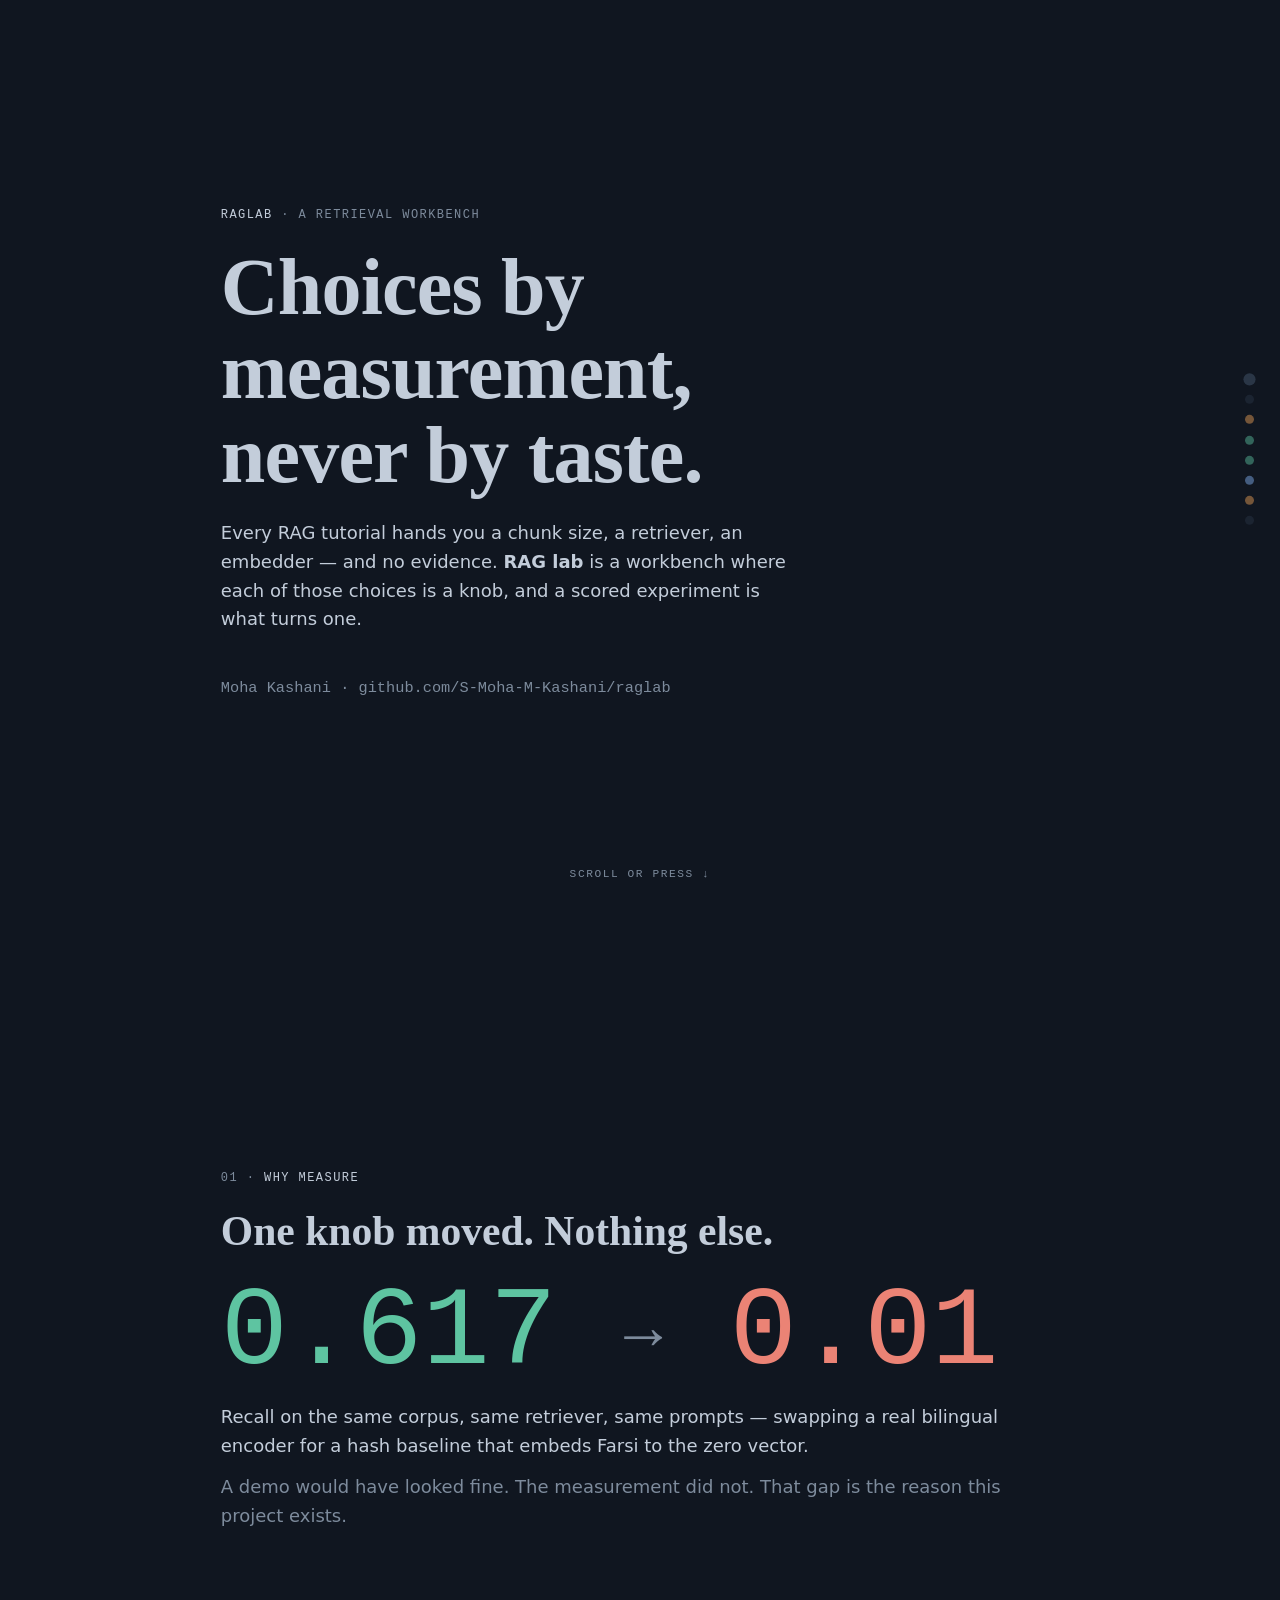
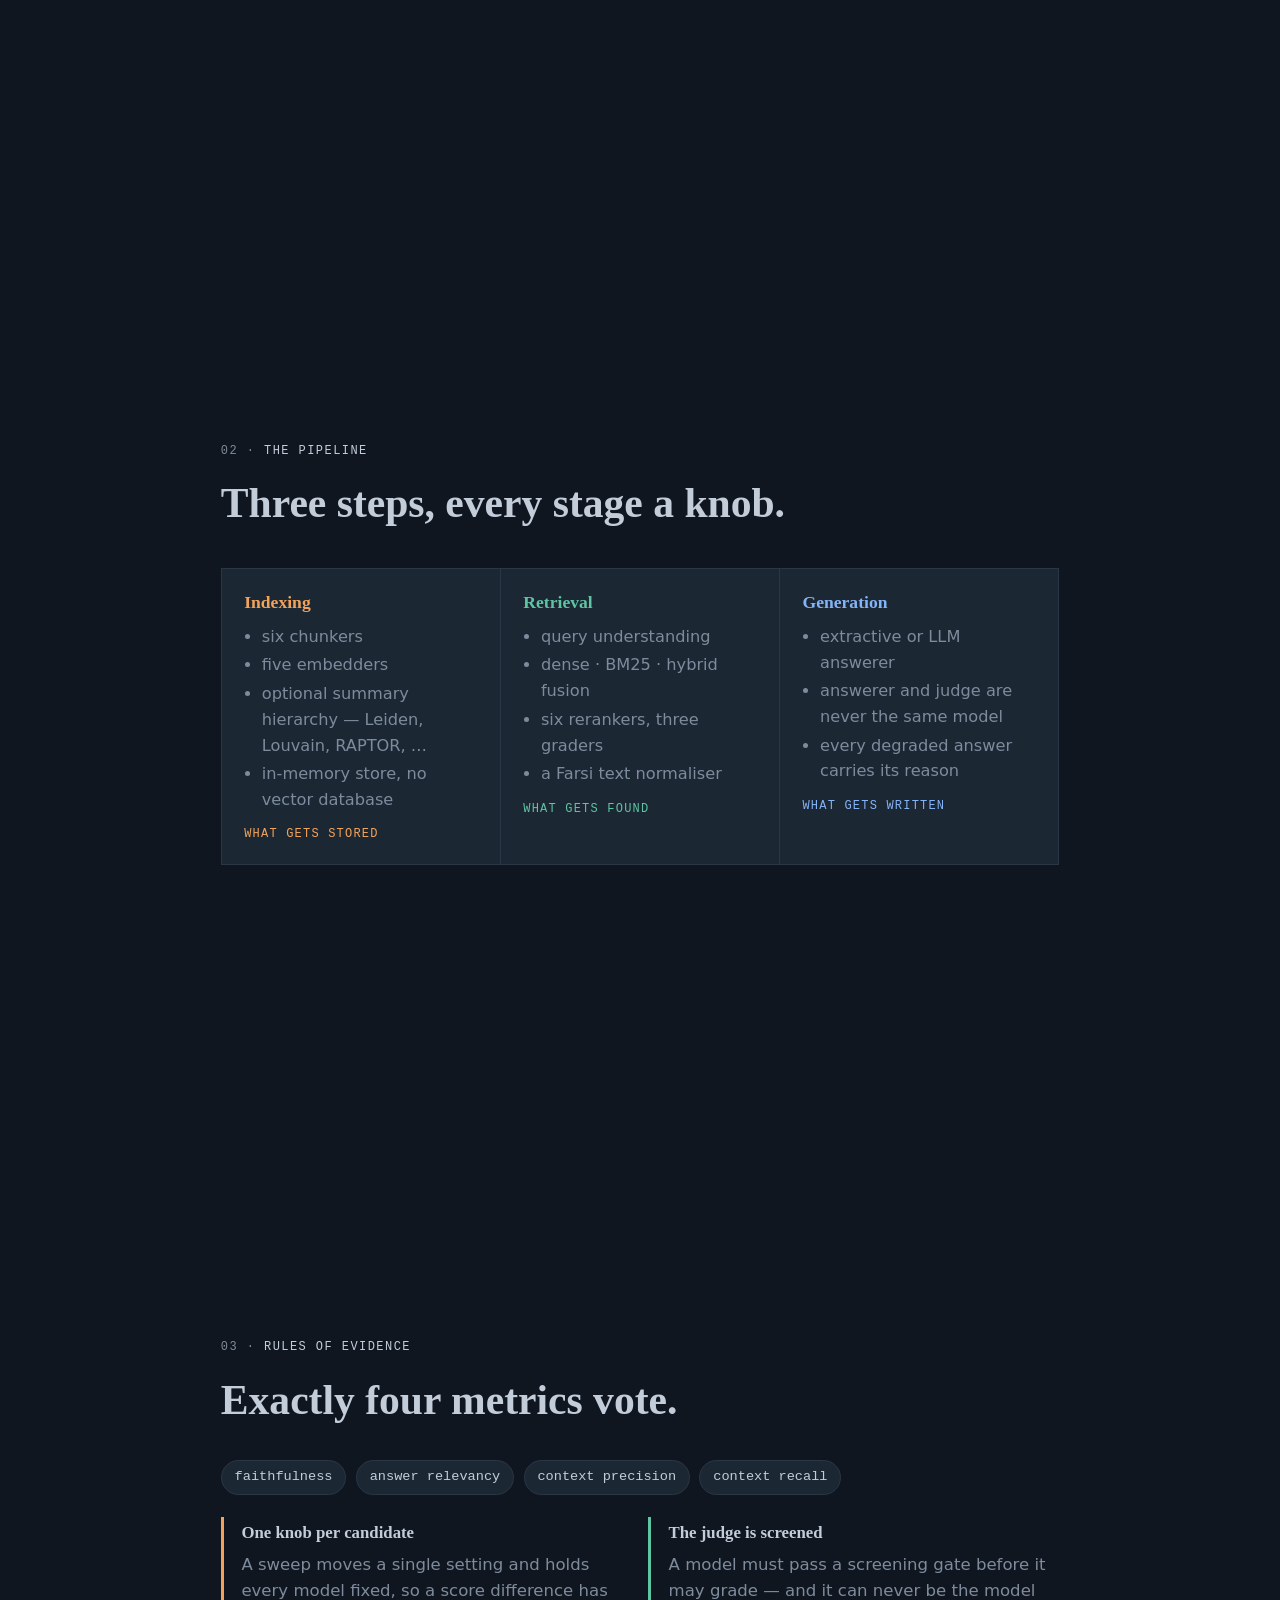
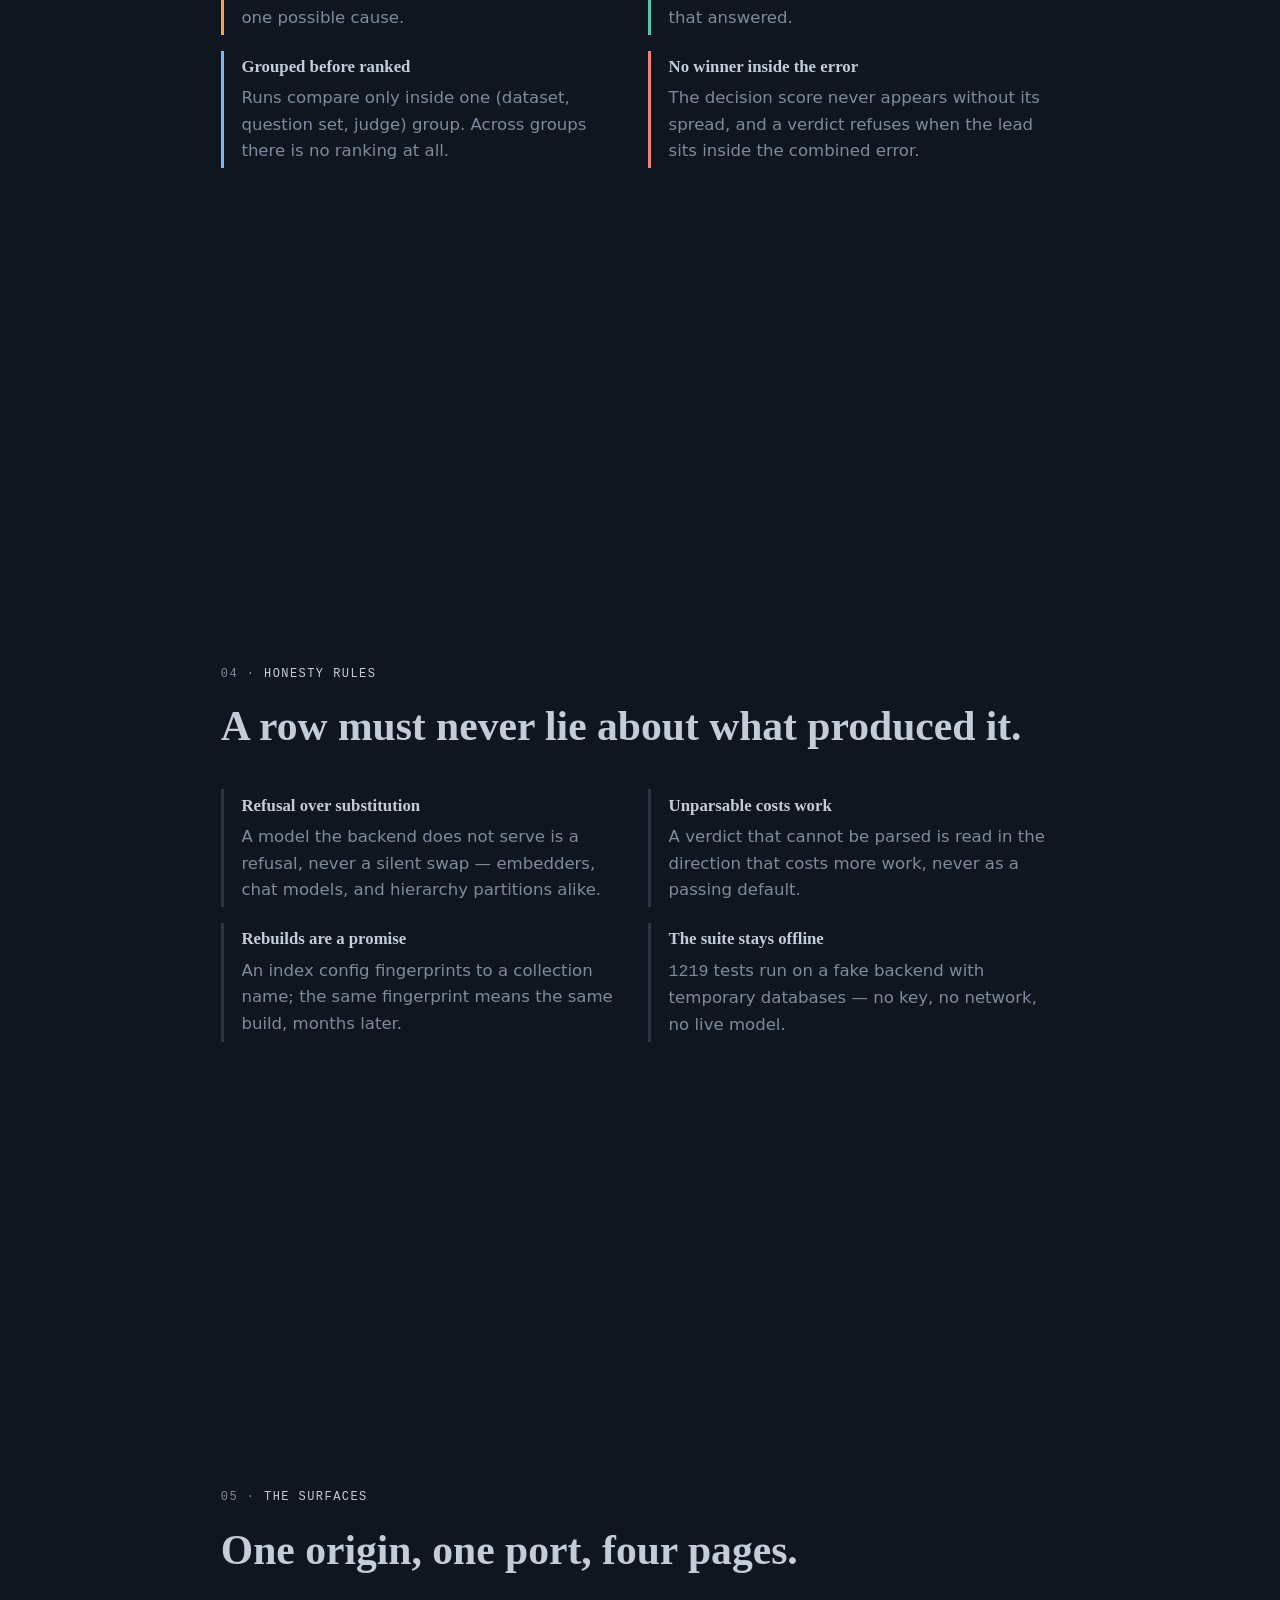
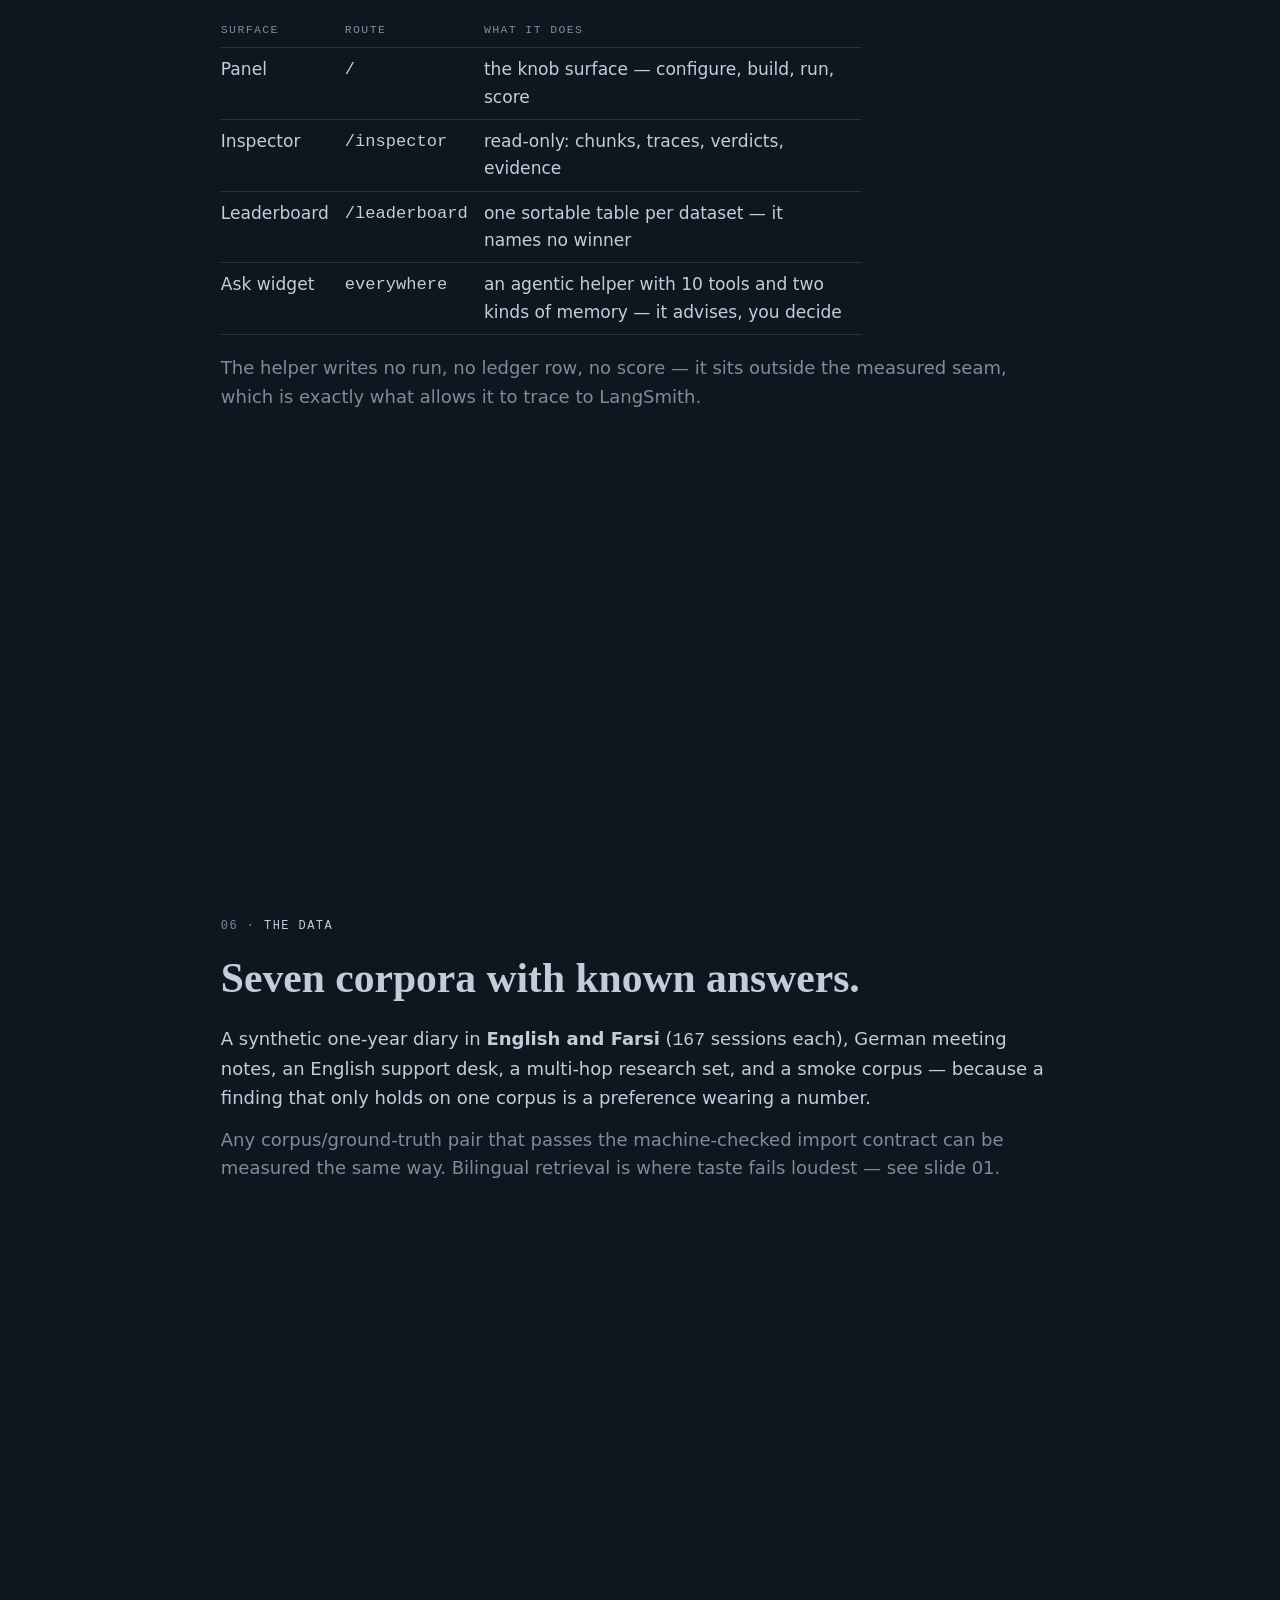
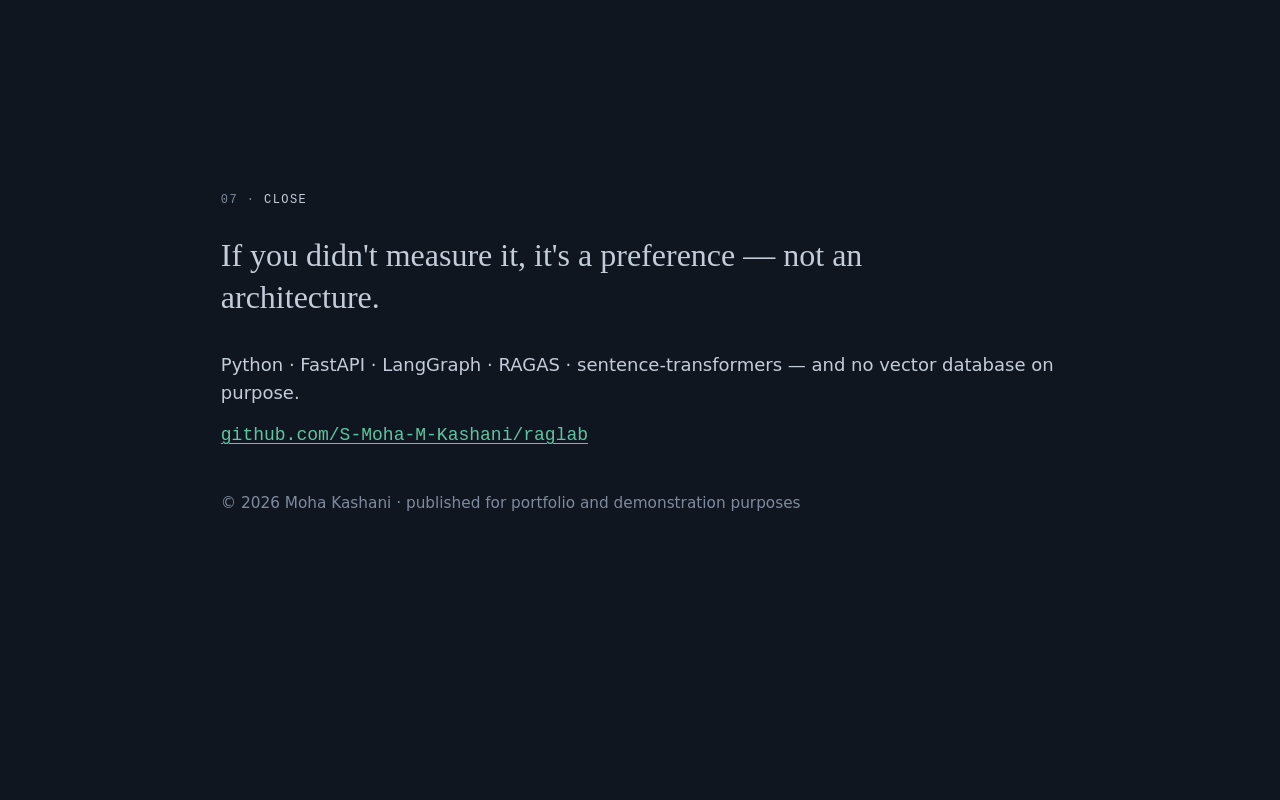
<file: presentation.html>
<!doctype html>
<html lang="en">
<head>
<meta charset="utf-8">
<meta name="viewport" content="width=device-width, initial-scale=1">
<title>RAG lab</title>
<style>
  /* The deck wears the lab's own chassis: same inks as tokens.css, committed
     to one theme because the chassis is the same ink on both lab themes.
     All fonts resolve locally — the lab is offline-first and so is its deck. */
  :root {
    --chassis: #101620;
    --panel: #1c2734;
    --ink: #c3cdda;
    --ink-soft: #7d8b9c;
    --rule: #2a3646;
    --index: oklch(0.78 0.13 62);       /* saffron  — what gets stored  */
    --retrieval: oklch(0.75 0.11 168);  /* verdigris — what gets found  */
    --generation: oklch(0.76 0.11 258); /* lapis    — what gets written */
    --alert: oklch(0.72 0.13 29);
    --slab: "Superclarendon", "Rockwell", "Roboto Slab", Georgia, serif;
    --sans: system-ui, -apple-system, "Segoe UI", Roboto, "Helvetica Neue", sans-serif;
    --mono: ui-monospace, "SF Mono", "IBM Plex Mono", Menlo, monospace;
  }
  * { box-sizing: border-box; }
  html { scroll-snap-type: y mandatory; }
  body {
    margin: 0; background: var(--chassis); color: var(--ink);
    font-family: var(--sans); font-size: clamp(15px, 1.6vw, 18px); line-height: 1.6;
  }
  @media (prefers-reduced-motion: no-preference) { html { scroll-behavior: smooth; } }

  .slide {
    min-height: 100vh; min-height: 100svh; scroll-snap-align: start;
    display: grid; align-content: center; justify-items: start;
    padding: clamp(1.5rem, 6vw, 5rem); max-width: 62rem; margin: 0 auto;
    position: relative;
  }
  .slide > * { max-width: 100%; }

  /* the machine's own voice */
  h1, h2 { font-family: var(--slab); font-weight: 600; text-wrap: balance; margin: 0 0 1rem; }
  h1 { font-size: clamp(2.6rem, 7vw, 5rem); line-height: 1.05; letter-spacing: -0.01em; }
  h2 { font-size: clamp(1.6rem, 3.6vw, 2.6rem); line-height: 1.15; }
  p  { max-width: 34em; margin: 0.4rem 0; }
  .soft { color: var(--ink-soft); }
  .mono, code { font-family: var(--mono); font-variant-numeric: tabular-nums; }
  code { background: var(--panel); padding: 0.1em 0.35em; border-radius: 3px; font-size: 0.9em; }
  a { color: var(--retrieval); text-decoration-thickness: 1px; text-underline-offset: 3px; }
  a:focus-visible, button:focus-visible { outline: 2px solid var(--index); outline-offset: 3px; }

  /* the experiment-row eyebrow: slide number set like a ledger id */
  .row-id {
    font-family: var(--mono); font-size: 0.75rem; letter-spacing: 0.12em;
    text-transform: uppercase; color: var(--ink-soft); margin-bottom: 1.2rem;
  }
  .row-id b { color: var(--ink); font-weight: 500; }

  /* the step inks — the one place colour appears, and it always means a step */
  .ink-index { color: var(--index); }
  .ink-retrieval { color: var(--retrieval); }
  .ink-generation { color: var(--generation); }

  .big-number {
    font-family: var(--mono); font-variant-numeric: tabular-nums;
    font-size: clamp(3rem, 10vw, 7rem); line-height: 1; font-weight: 500;
  }
  .arrow-fall { color: var(--ink-soft); font-size: clamp(2rem, 6vw, 4rem); vertical-align: 0.12em; }

  .steps { display: grid; gap: 1px; background: var(--rule); border: 1px solid var(--rule); margin-top: 1.5rem; width: 100%; }
  @media (min-width: 720px) { .steps { grid-template-columns: 1fr 1fr 1fr; } }
  .step { background: var(--panel); padding: 1.2rem 1.4rem; }
  .step h3 { font-family: var(--slab); font-weight: 600; font-size: 1.1rem; margin: 0 0 0.5rem; }
  .step ul { margin: 0; padding-left: 1.1rem; color: var(--ink-soft); font-size: 0.9em; }
  .step li { margin: 0.15rem 0; }
  .step .knob-count { font-family: var(--mono); font-size: 0.75rem; letter-spacing: 0.1em; text-transform: uppercase; display: block; margin-top: 0.8rem; }

  .rules { display: grid; gap: 1rem; margin-top: 1.4rem; width: 100%; }
  @media (min-width: 720px) { .rules { grid-template-columns: 1fr 1fr; } }
  .rule-card { border-left: 3px solid var(--rule); padding: 0.2rem 0 0.2rem 1.1rem; }
  .rule-card h3 { font-family: var(--slab); font-size: 1.05rem; font-weight: 600; margin: 0 0 0.3rem; }
  .rule-card p { font-size: 0.92em; color: var(--ink-soft); margin: 0; max-width: 30em; }
  .rule-card.r-index { border-color: var(--index); }
  .rule-card.r-retrieval { border-color: var(--retrieval); }
  .rule-card.r-generation { border-color: var(--generation); }
  .rule-card.r-alert { border-color: var(--alert); }

  .metrics { display: flex; flex-wrap: wrap; gap: 0.6rem; margin: 1.2rem 0 0; padding: 0; list-style: none; }
  .metrics li {
    font-family: var(--mono); font-size: 0.85rem; padding: 0.35rem 0.8rem;
    border: 1px solid var(--rule); border-radius: 999px; background: var(--panel);
  }

  table { border-collapse: collapse; margin-top: 1.4rem; font-size: 0.95em; width: 100%; max-width: 40rem; }
  th, td { text-align: left; padding: 0.5rem 1rem 0.5rem 0; border-bottom: 1px solid var(--rule); vertical-align: top; }
  th { font-family: var(--mono); font-size: 0.72rem; letter-spacing: 0.12em; text-transform: uppercase; color: var(--ink-soft); font-weight: 500; }
  td.mono { white-space: nowrap; }
  .table-scroll { overflow-x: auto; width: 100%; }

  .closer { font-family: var(--slab); font-size: clamp(1.3rem, 3vw, 2rem); line-height: 1.3; max-width: 24em; }

  /* the rail: one dot per slide, inked by the section it belongs to */
  nav.rail {
    position: fixed; right: clamp(0.6rem, 2vw, 1.6rem); top: 50%; translate: 0 -50%;
    display: grid; gap: 0.7rem; z-index: 2;
  }
  nav.rail a {
    width: 9px; height: 9px; border-radius: 50%; display: block;
    background: var(--rule); border: none;
  }
  nav.rail a[data-ink="index"] { background: var(--index); }
  nav.rail a[data-ink="retrieval"] { background: var(--retrieval); }
  nav.rail a[data-ink="generation"] { background: var(--generation); }
  nav.rail a { opacity: 0.45; }
  nav.rail a.here { opacity: 1; scale: 1.35; }
  @media (max-width: 600px) { nav.rail { display: none; } }

  .hint {
    position: fixed; bottom: 1rem; left: 50%; translate: -50% 0;
    font-family: var(--mono); font-size: 0.7rem; letter-spacing: 0.14em;
    text-transform: uppercase; color: var(--ink-soft); z-index: 2;
    transition: opacity 0.5s;
  }
  footer { font-size: 0.85em; color: var(--ink-soft); margin-top: 2.2rem; }
</style>
</head>
<body>

<nav class="rail" aria-label="Slides">
  <a href="#s1" aria-label="Title"></a>
  <a href="#s2" aria-label="One number"></a>
  <a href="#s3" data-ink="index" aria-label="The pipeline"></a>
  <a href="#s4" data-ink="retrieval" aria-label="Rules of evidence"></a>
  <a href="#s5" data-ink="retrieval" aria-label="Honesty rules"></a>
  <a href="#s6" data-ink="generation" aria-label="The surfaces"></a>
  <a href="#s7" data-ink="index" aria-label="The data"></a>
  <a href="#s8" aria-label="Close"></a>
</nav>
<div class="hint" id="hint">scroll or press ↓</div>

<section class="slide" id="s1">
  <p class="row-id"><b>raglab</b> · a retrieval workbench</p>
  <h1>Choices by measurement,<br>never by taste.</h1>
  <p style="max-width:32em">Every RAG tutorial hands you a chunk size, a retriever, an embedder —
  and no evidence. <strong>RAG lab</strong> is a workbench where each of those
  choices is a knob, and a scored experiment is what turns one.</p>
  <footer class="mono">Moha Kashani · github.com/S-Moha-M-Kashani/raglab</footer>
</section>

<section class="slide" id="s2">
  <p class="row-id">01 · <b>why measure</b></p>
  <h2>One knob moved. Nothing else.</h2>
  <p class="big-number"><span class="ink-retrieval">0.617</span> <span class="arrow-fall">→</span> <span style="color:var(--alert)">0.01</span></p>
  <p>Recall on the same corpus, same retriever, same prompts — swapping a real
  bilingual encoder for a hash baseline that embeds Farsi to the zero vector.</p>
  <p class="soft">A demo would have looked fine. The measurement did not.
  That gap is the reason this project exists.</p>
</section>

<section class="slide" id="s3">
  <p class="row-id">02 · <b>the pipeline</b></p>
  <h2>Three steps, every stage a knob.</h2>
  <div class="steps">
    <div class="step">
      <h3 class="ink-index">Indexing</h3>
      <ul>
        <li>six chunkers</li>
        <li>five embedders</li>
        <li>optional summary hierarchy — Leiden, Louvain, RAPTOR, …</li>
        <li>in-memory store, no vector database</li>
      </ul>
      <span class="knob-count ink-index">what gets stored</span>
    </div>
    <div class="step">
      <h3 class="ink-retrieval">Retrieval</h3>
      <ul>
        <li>query understanding</li>
        <li>dense · BM25 · hybrid fusion</li>
        <li>six rerankers, three graders</li>
        <li>a Farsi text normaliser</li>
      </ul>
      <span class="knob-count ink-retrieval">what gets found</span>
    </div>
    <div class="step">
      <h3 class="ink-generation">Generation</h3>
      <ul>
        <li>extractive or LLM answerer</li>
        <li>answerer and judge are never the same model</li>
        <li>every degraded answer carries its reason</li>
      </ul>
      <span class="knob-count ink-generation">what gets written</span>
    </div>
  </div>
</section>

<section class="slide" id="s4">
  <p class="row-id">03 · <b>rules of evidence</b></p>
  <h2>Exactly four metrics vote.</h2>
  <ul class="metrics">
    <li>faithfulness</li>
    <li>answer relevancy</li>
    <li>context precision</li>
    <li>context recall</li>
  </ul>
  <div class="rules">
    <div class="rule-card r-index">
      <h3>One knob per candidate</h3>
      <p>A sweep moves a single setting and holds every model fixed, so a
      score difference has one possible cause.</p>
    </div>
    <div class="rule-card r-retrieval">
      <h3>The judge is screened</h3>
      <p>A model must pass a screening gate before it may grade — and it can
      never be the model that answered.</p>
    </div>
    <div class="rule-card r-generation">
      <h3>Grouped before ranked</h3>
      <p>Runs compare only inside one (dataset, question set, judge) group.
      Across groups there is no ranking at all.</p>
    </div>
    <div class="rule-card r-alert">
      <h3>No winner inside the error</h3>
      <p>The decision score never appears without its spread, and a verdict
      refuses when the lead sits inside the combined error.</p>
    </div>
  </div>
</section>

<section class="slide" id="s5">
  <p class="row-id">04 · <b>honesty rules</b></p>
  <h2>A row must never lie about what produced it.</h2>
  <div class="rules">
    <div class="rule-card">
      <h3>Refusal over substitution</h3>
      <p>A model the backend does not serve is a refusal, never a silent
      swap — embedders, chat models, and hierarchy partitions alike.</p>
    </div>
    <div class="rule-card">
      <h3>Unparsable costs work</h3>
      <p>A verdict that cannot be parsed is read in the direction that costs
      more work, never as a passing default.</p>
    </div>
    <div class="rule-card">
      <h3>Rebuilds are a promise</h3>
      <p>An index config fingerprints to a collection name; the same
      fingerprint means the same build, months later.</p>
    </div>
    <div class="rule-card">
      <h3>The suite stays offline</h3>
      <p><span class="mono">1219</span> tests run on a fake backend with
      temporary databases — no key, no network, no live model.</p>
    </div>
  </div>
</section>

<section class="slide" id="s6">
  <p class="row-id">05 · <b>the surfaces</b></p>
  <h2>One origin, one port, four pages.</h2>
  <div class="table-scroll">
  <table>
    <tr><th>surface</th><th>route</th><th>what it does</th></tr>
    <tr><td>Panel</td><td class="mono">/</td><td>the knob surface — configure, build, run, score</td></tr>
    <tr><td>Inspector</td><td class="mono">/inspector</td><td>read-only: chunks, traces, verdicts, evidence</td></tr>
    <tr><td>Leaderboard</td><td class="mono">/leaderboard</td><td>one sortable table per dataset — it names no winner</td></tr>
    <tr><td>Ask widget</td><td class="mono">everywhere</td><td>an agentic helper with 10 tools and two kinds of memory — it advises, you decide</td></tr>
  </table>
  </div>
  <p class="soft" style="margin-top:1.2rem">The helper writes no run, no ledger row, no score —
  it sits outside the measured seam, which is exactly what allows it to trace
  to LangSmith.</p>
</section>

<section class="slide" id="s7">
  <p class="row-id">06 · <b>the data</b></p>
  <h2>Seven corpora with known answers.</h2>
  <p>A synthetic one-year diary in <strong>English and Farsi</strong>
  (<span class="mono">167</span> sessions each), German meeting notes,
  an English support desk, a multi-hop research set, and a smoke corpus —
  because a finding that only holds on one corpus is a preference wearing
  a number.</p>
  <p class="soft">Any corpus/ground-truth pair that passes the machine-checked
  import contract can be measured the same way. Bilingual retrieval is where
  taste fails loudest — see slide 01.</p>
</section>

<section class="slide" id="s8">
  <p class="row-id">07 · <b>close</b></p>
  <p class="closer">If you didn't measure it, it's a preference —
  not an architecture.</p>
  <p style="margin-top:1.6rem">Python · FastAPI · LangGraph · RAGAS ·
  sentence-transformers — and no vector database on purpose.</p>
  <p class="mono"><a href="https://github.com/S-Moha-M-Kashani/raglab">github.com/S-Moha-M-Kashani/raglab</a></p>
  <footer>© 2026 Moha Kashani · published for portfolio and demonstration purposes</footer>
</section>

<script>
  // Arrow-key paging and the rail's "you are here" dot. No library: the deck
  // must open from a file:// double-click on a machine with no network.
  const slides = [...document.querySelectorAll('.slide')];
  const dots = [...document.querySelectorAll('nav.rail a')];
  const hint = document.getElementById('hint');
  const current = () => Math.round(window.scrollY / window.innerHeight);
  const go = (i) => slides[Math.max(0, Math.min(slides.length - 1, i))]
      .scrollIntoView({ behavior: matchMedia('(prefers-reduced-motion: reduce)').matches ? 'auto' : 'smooth' });
  addEventListener('keydown', (e) => {
    if (e.key === 'ArrowDown' || e.key === 'PageDown' || e.key === ' ') { e.preventDefault(); go(current() + 1); }
    if (e.key === 'ArrowUp' || e.key === 'PageUp') { e.preventDefault(); go(current() - 1); }
    if (e.key === 'Home') { e.preventDefault(); go(0); }
    if (e.key === 'End') { e.preventDefault(); go(slides.length - 1); }
  });
  const mark = () => {
    const i = current();
    dots.forEach((d, n) => d.classList.toggle('here', n === i));
    hint.style.opacity = i === 0 ? 1 : 0;
  };
  addEventListener('scroll', mark, { passive: true });
  mark();
</script>
</body>
</html>
</file>
